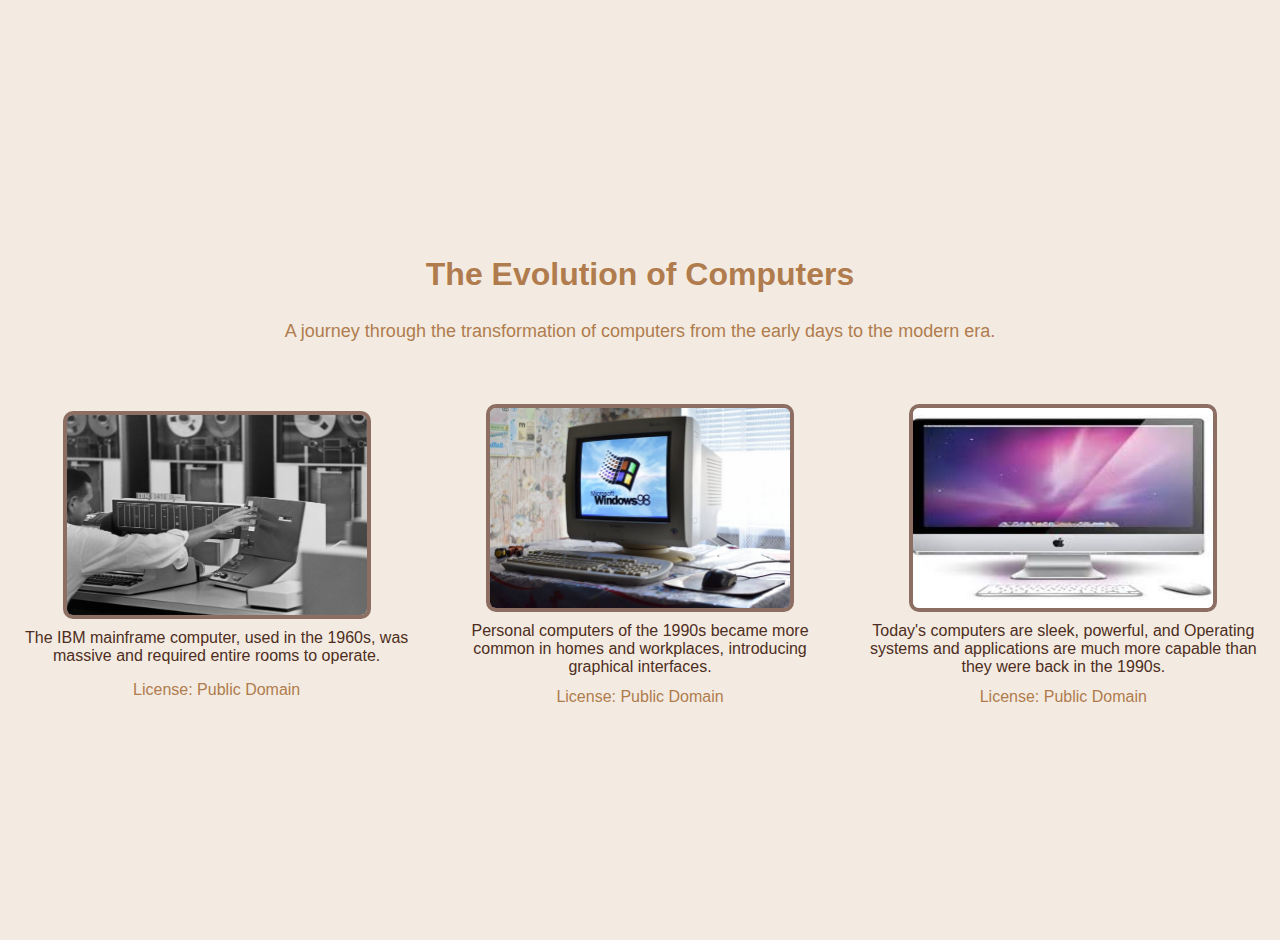
<file: Chapters/Chapter 3 - Images/Exercises/index.html>
<html lang="en">
  <head>
    <meta charset="UTF-8" />
    <meta http-equiv="X-UA-Compatible" content="IE=edge" />
    <meta name="viewport" content="width=device-width, initial-scale=1.0" />
    <link rel="stylesheet" href="style.css" type="text/css" />
    <title>Computer Evolution</title>
  </head>
  <body>
    <h1>
        The Evolution of Computers
    </h1> 
    <p class="subtitle">A journey through the transformation of computers from the early days to the modern era.</p>  
    <p>

    </p>
    <div class="image-container">
        <div class="image-box">
            <img src="images/ComputerE1.jpg" title="IBM Computer" alt="IBM Mainframe Computer - 1960s">
            <p class="description">The IBM mainframe computer, used in the 1960s, was massive and required entire rooms to operate.</p>
            <figcaption>License: Public Domain</figcaption>
        </div>

        <div class="image-box">
            <img src="images/ComputerE2.jpg" title="90s Computer" alt="1990s Personal Computer">
            <p class="description">Personal computers of the 1990s became more common in homes and workplaces, introducing graphical interfaces.</p>
            <figcaption>License: Public Domain</figcaption>
        </div>

        <div class="image-box">
            <img src="images/ComputerE3.jpg" title="Modern Computer" alt="Todays Modern Compter">
            <p class="description">Today's computers are sleek, powerful, and Operating systems and applications are much more capable than they were back in the 1990s.</p>
            <figcaption>License: Public Domain</figcaption>
        </div>
    </div>
  </body>
</html>
</file>
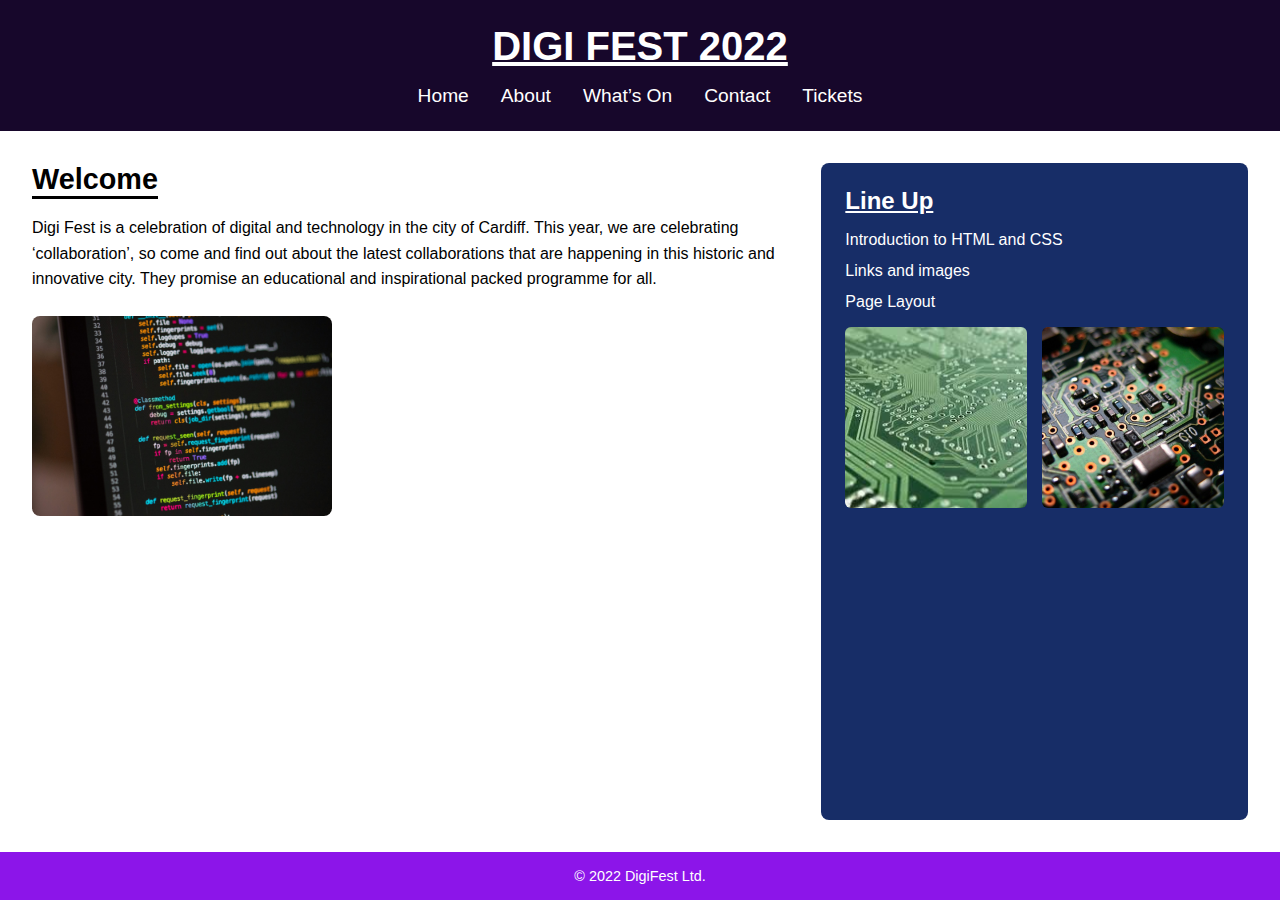
<file: Chapters/Chapter 4 - Page Layout/Exercises/index.html>
<!DOCTYPE html>
<html lang="en">
<head>
  <meta charset="UTF-8" />
  <meta name="viewport" content="width=device-width, initial-scale=1.0"/>
  <title>Digi Fest 2022</title>
  <link rel="stylesheet" href="style.css" />
</head>
<body>
  <header>
    <h1>DIGI FEST 2022</h1>
    <nav>
      <ul>
        <li><a href="#">Home</a></li>
        <li><a href="#">About</a></li>
        <li><a href="#">What’s On</a></li>
        <li><a href="#">Contact</a></li>
        <li><a href="#">Tickets</a></li>
      </ul>
    </nav>
  </header>

  <main>
    <section class="welcome">
      <h2>Welcome</h2>
      <p>
        Digi Fest is a celebration of digital and technology in the city of Cardiff.
        This year, we are celebrating ‘collaboration’, so come and find out about
        the latest collaborations that are happening in this historic and innovative city.
        They promise an educational and inspirational packed programme for all.
      </p>
      <img id="CodePic" src="Images/Code Picture.jpg" alt="Displaying Code">
    </section>

    <aside class="line-up">
      <h2>Line Up</h2>
      <ul>
        <li>Introduction to HTML and CSS</li>
        <li>Links and images</li>
        <li>Page Layout</li>
      </ul>
      <div class="line-up-images">
        <img src="Images/circuit1.jpg" alt="Circuit" />
        <img src="Images/circuit2.jpg" alt="Circuit" />
      </div>
    </aside>
  </main>

  <footer>
    <p>© 2022 DigiFest Ltd.</p>
  </footer>
</body>
</html>
</file>
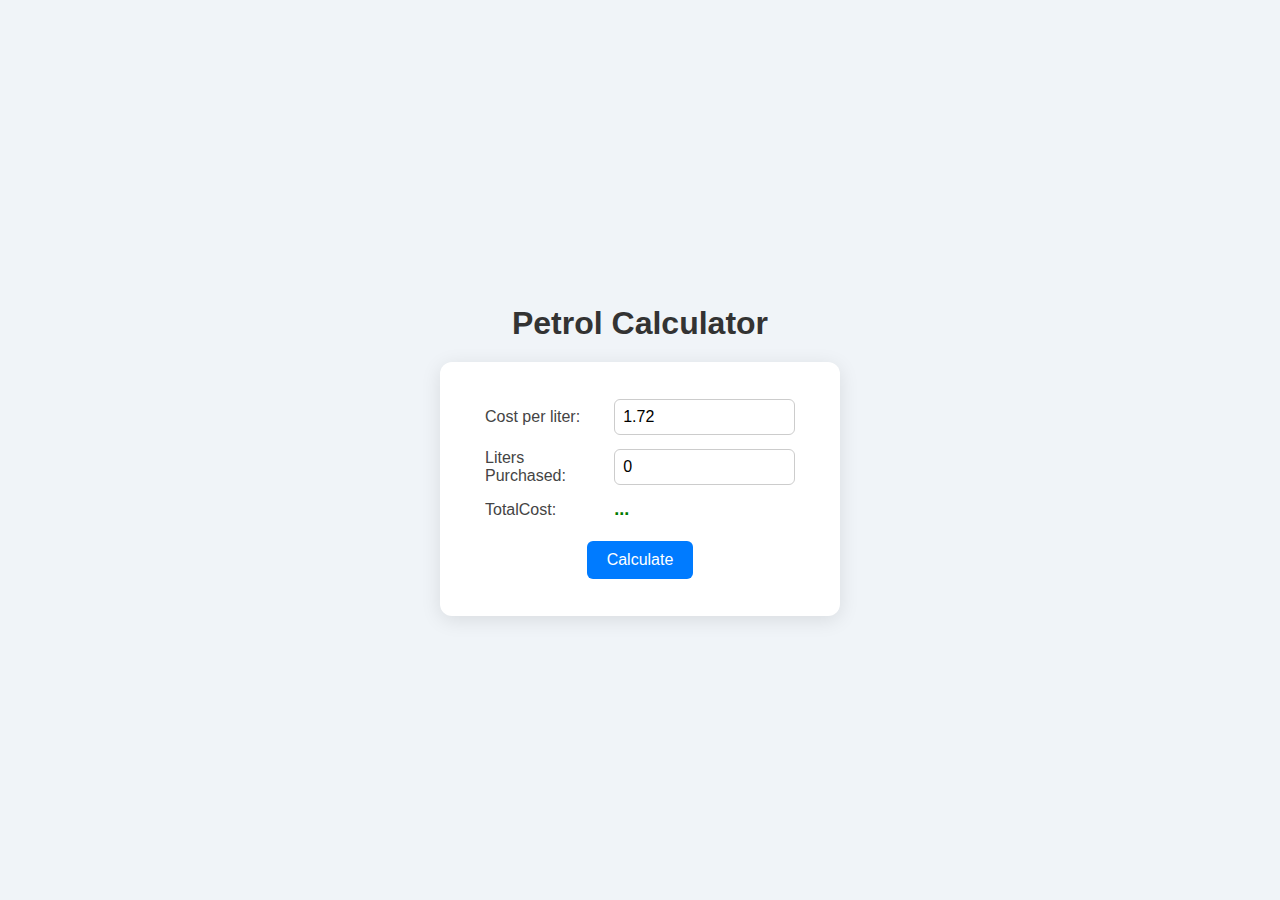
<file: Chapters/Chapter 6 - Javascript/Exercises/index.html>
<!DOCTYPE html>
<html lang="en">

    <head>
        <meta charset="UTF-8">
        <title>Petrol Calculator</title>
        <link rel="stylesheet" href="style.css">

    </head>

    <body>
        <h1>Petrol Calculator</h1>
        <table class="panel">
            <tbody>
                <tr>
                    <td>Cost per liter:</td>
                    <td>		
                        <input type="number" id="costPerLiter" value="1.72" step="0.01">
                    </td>
                </tr>
                <tr>
                    <td>Liters Purchased:</td>
                    <td>		
                        <input type="number" id="litersPurchased" value="0" step="0.1">
                    </td>
                </tr>
                <tr>
                    <td>
                        TotalCost:
                    </td>
                    <td>
                        <p id="totalcost">...</p>
                    </td>
                </tr>
                <tr>
                    <td colspan="2" align="center" style="padding-top: 8px;">
                        <input type="button" id="calculateBtn" value="Calculate">
                    </td>
                </tr>
            </tbody>
        </table>
        <script>
            const costperliterinputting = document.getElementById('costPerLiter')
            const literpurchasedinputting = document.getElementById('litersPurchased')
            const resulttotal = document.getElementById('totalcost')
            const button = document.getElementById('calculateBtn')
            function onclickEvent() {
                const cost = parseFloat(costperliterinputting.value)
                const liter = parseFloat(literpurchasedinputting.value)
                const total = cost*liter
                resulttotal.textContent=total
            }
            button.addEventListener('click', onclickEvent)
        </script>
    </body>

</html>
</file>
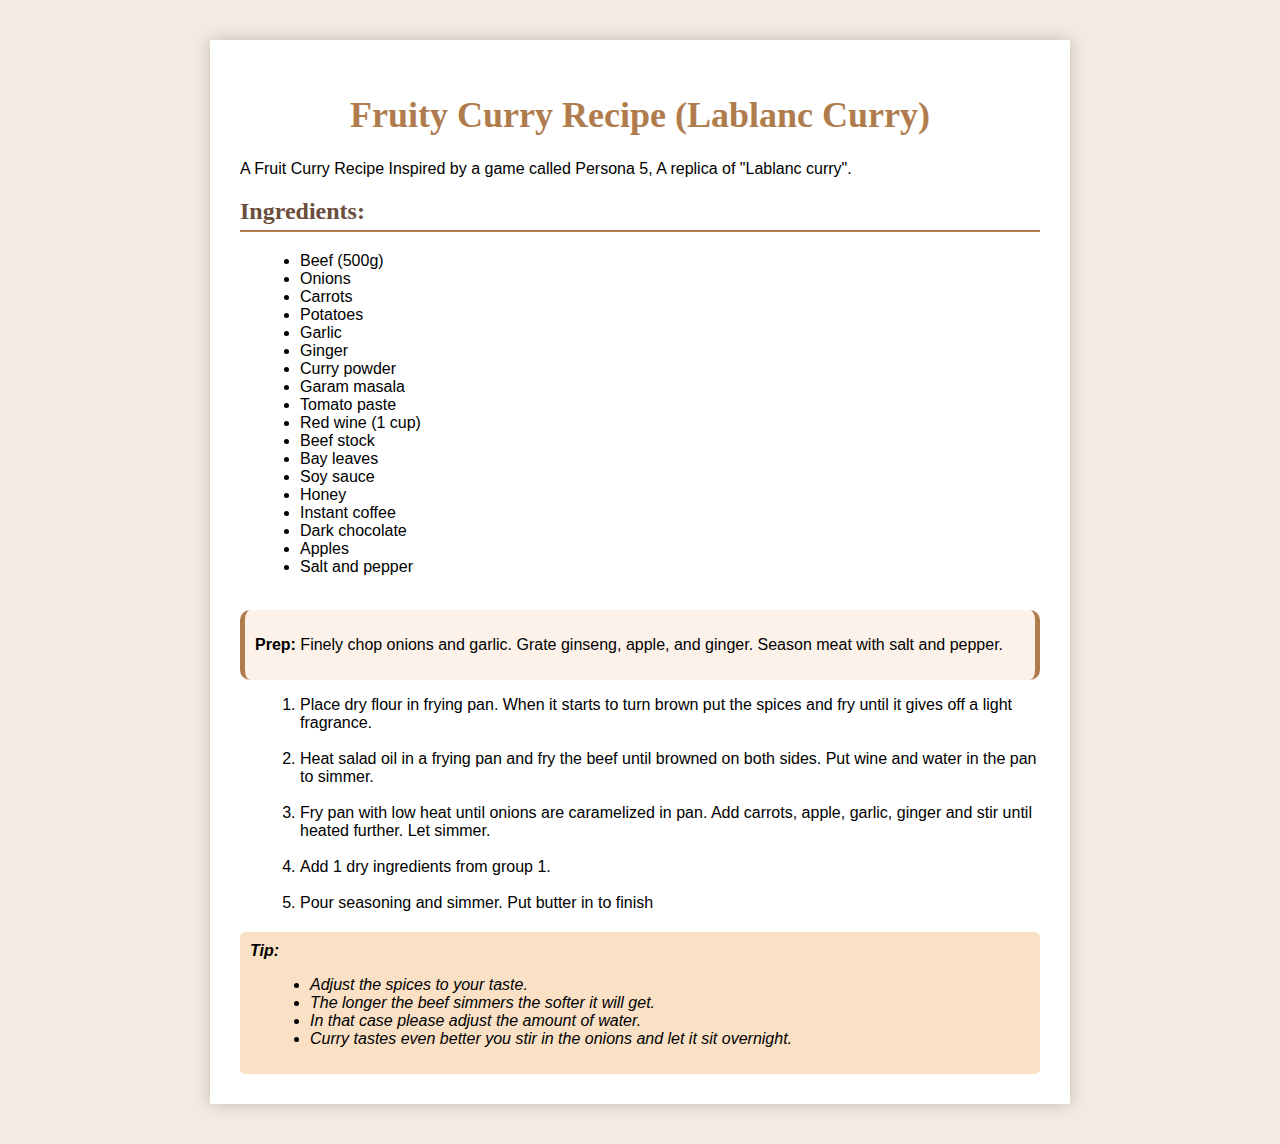
<file: Chapters/Chapter 1 - Introduction to HTML and CSS/Exercises/Exercise1.html>
<!DOCTYPE html>
<html lang="en">
<head>
    <meta charset="UTF-8">
    <meta name="viewport" content="width=device-width, initial-scale=1.0">
    <title>Fruity Curry Recipe (Leblanc Curry)</title>
    <style>
        body {
            font-family: 'Georgia', sans-serif;
            margin: 0;
            padding: 0;
            background-color: #f3ebe1;
            display: flex;
            justify-content: center;
            align-items: center;
            padding: 40px 10px;
        }
        .container {
            max-width: 800px;
            background: white;
            padding: 30px;
            box-shadow: 0 0 15px rgba(0, 0, 0, 0.2);
            text-align: left;
        }
        h1 {
            font-family: 'Playfair Display', serif;
            color: #b07c4e;
            text-align: center;
            font-size: 36px;
        }
        h2 {
            font-family: 'Playfair Display', serif;
            color: #6b4e3d;
            font-size: 24px;
            border-bottom: 2px solid #b07c4e;
            padding-bottom: 5px;
        }
        .highlight-box {
            background: #fdf2e9;
            border-radius: 10px;
            padding: 10px;
            border-left: 5px solid #b07c4e;
            border-right: 5px solid #b07c4e;
            margin-bottom: 15px;
        }
        ul, ol {
            margin-left: 20px;
        }
        .tip {
            font-style: italic;
            background: #fae1c6;
            padding: 10px;
            border-radius: 5px;
            margin-top: 20px;
        }
    </style>
</head>
<body>
    <div class="container">
        <h1>
            Fruity Curry Recipe (Lablanc Curry)
        </h1>
        <p> 
            A Fruit Curry Recipe Inspired by a game called Persona 5, A replica of "Lablanc curry".
         </p>
        <h2>Ingredients:</h2>
        <div class="ingredients">
            <ul>
                <li>Beef (500g)</li>
                <li>Onions</li>
                <li>Carrots</li>
                <li>Potatoes</li>
                <li>Garlic</li>
                <li>Ginger</li>
                <li>Curry powder</li>
                <li>Garam masala</li>
                <li>Tomato paste</li>
                <li>Red wine (1 cup)</li>
                <li>Beef stock</li>
                <li>Bay leaves</li>
                <li>Soy sauce</li>
                <li>Honey</li>
                <li>Instant coffee</li>
                <li>Dark chocolate</li>
                <li>Apples</li>
                <li>Salt and pepper</li>
            </ul>
        </div>
        
        <br>
        <div class="highlight-box">
            <p><strong>Prep:</strong> Finely chop onions and garlic. Grate ginseng, apple, and ginger. Season meat with salt and pepper.</p>
        </div>
        
        <div class="method">
            <ol>
                <li>Place dry flour in frying pan. When it starts to turn brown put the spices and fry until it gives off a light fragrance.</li>
                <br>
                <li>Heat salad oil in a frying pan and fry the beef until browned on both sides. Put wine and water in the pan to simmer.</li>
                <br>
                <li>Fry pan with low heat until onions are caramelized in pan. Add carrots, apple, garlic, ginger and stir until heated further. Let simmer.</li>
                <br>
                <li>Add 1 dry ingredients from group 1.</li>
                <br>
                <li>Pour seasoning and simmer. Put butter in to finish</li>
            </ol>
        </div>
        
        <div class="tip">
            <strong>Tip:</strong>
            <ul>
                <li>Adjust the spices to your taste.</li>
                <li>The longer the beef simmers the softer it will get.</li>
                <li>In that case please adjust the amount of water.</li>
                <li>Curry tastes even better you stir in the onions and let it sit overnight.</li>
            </ul>
        </div>
    </div>
</body>
</html>
</file>
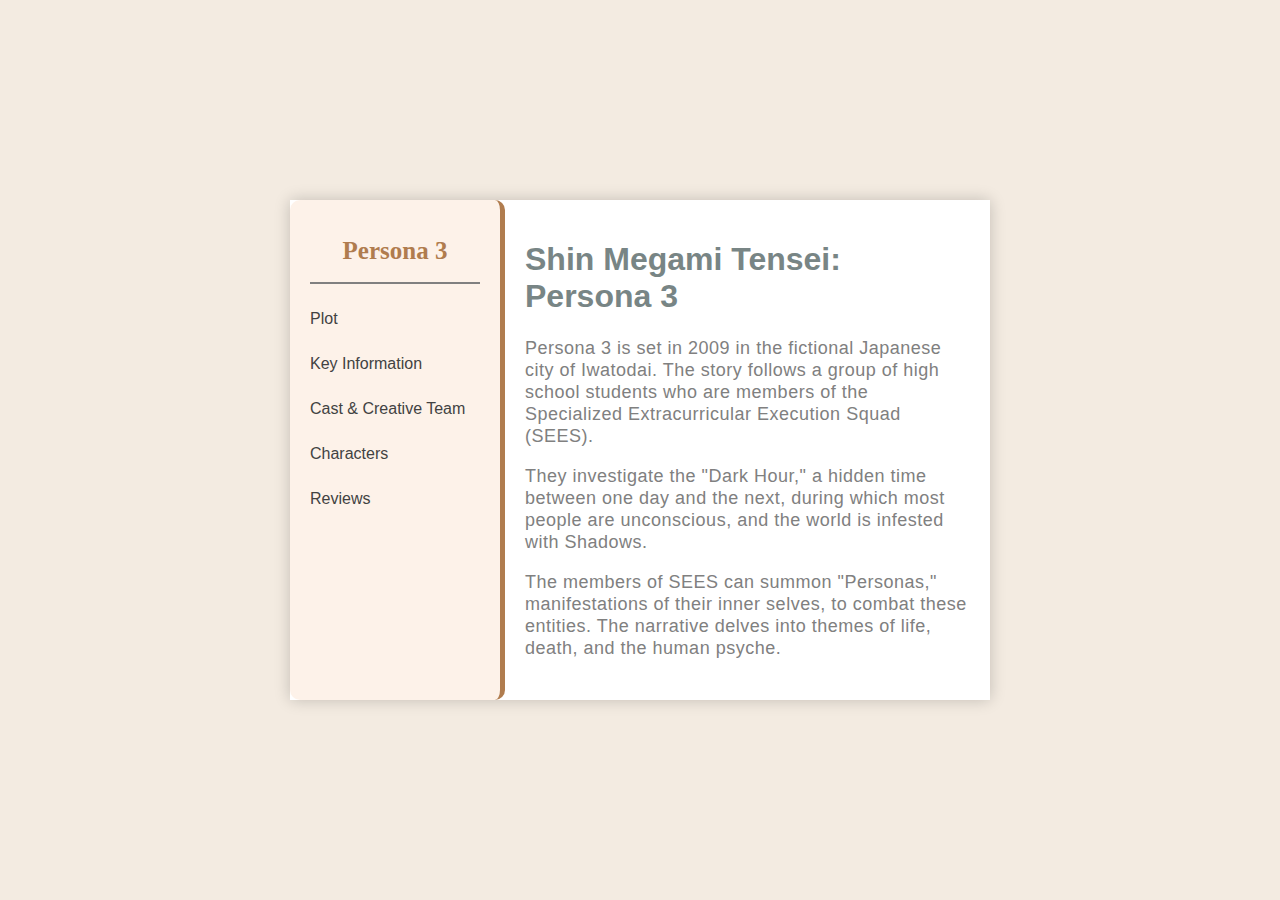
<file: Chapters/Chapter 2 - Links and Navigation/Exercises/MultiPage.html>
<!DOCTYPE html>
<html lang="en">
<head>
    <meta charset="UTF-8">
    <meta name="viewport" content="width=device-width, initial-scale=1.0">
    <title>About Persona 3 Game</title>
    <link rel="stylesheet" href="style2.css">
</head>
<body>
    <div class="container">
        <div class="sidebar">
            <h1>Persona 3</h1>
            <hr style="border-style:solid;">
            <br>
            <a href="MultiPage.html">Plot</a>
            <a href="pages/key-info.html">Key Information</a>
            <a href="pages/cast.html">Cast & Creative Team</a>
            <a href="pages/characters.html">Characters</a>
            <a href="pages/reviews.html">Reviews</a>
         </div>
         <div class="content">
            <h1>Shin Megami Tensei: Persona 3</h1>
            <p>
                Persona 3 is set in 2009 in the fictional Japanese city of Iwatodai. The story follows a group of high school students who are members of the Specialized Extracurricular Execution Squad (SEES). 
            </p>
            <p>
                They investigate the "Dark Hour," a hidden time between one day and the next, during which most people are unconscious, and the world is infested with Shadows.
            </p>
            <p>
                The members of SEES can summon "Personas," manifestations of their inner selves, to combat these entities. The narrative delves into themes of life, death, and the human psyche.
            </p>
        </div>
    </div>
</body>
</html>
</file>
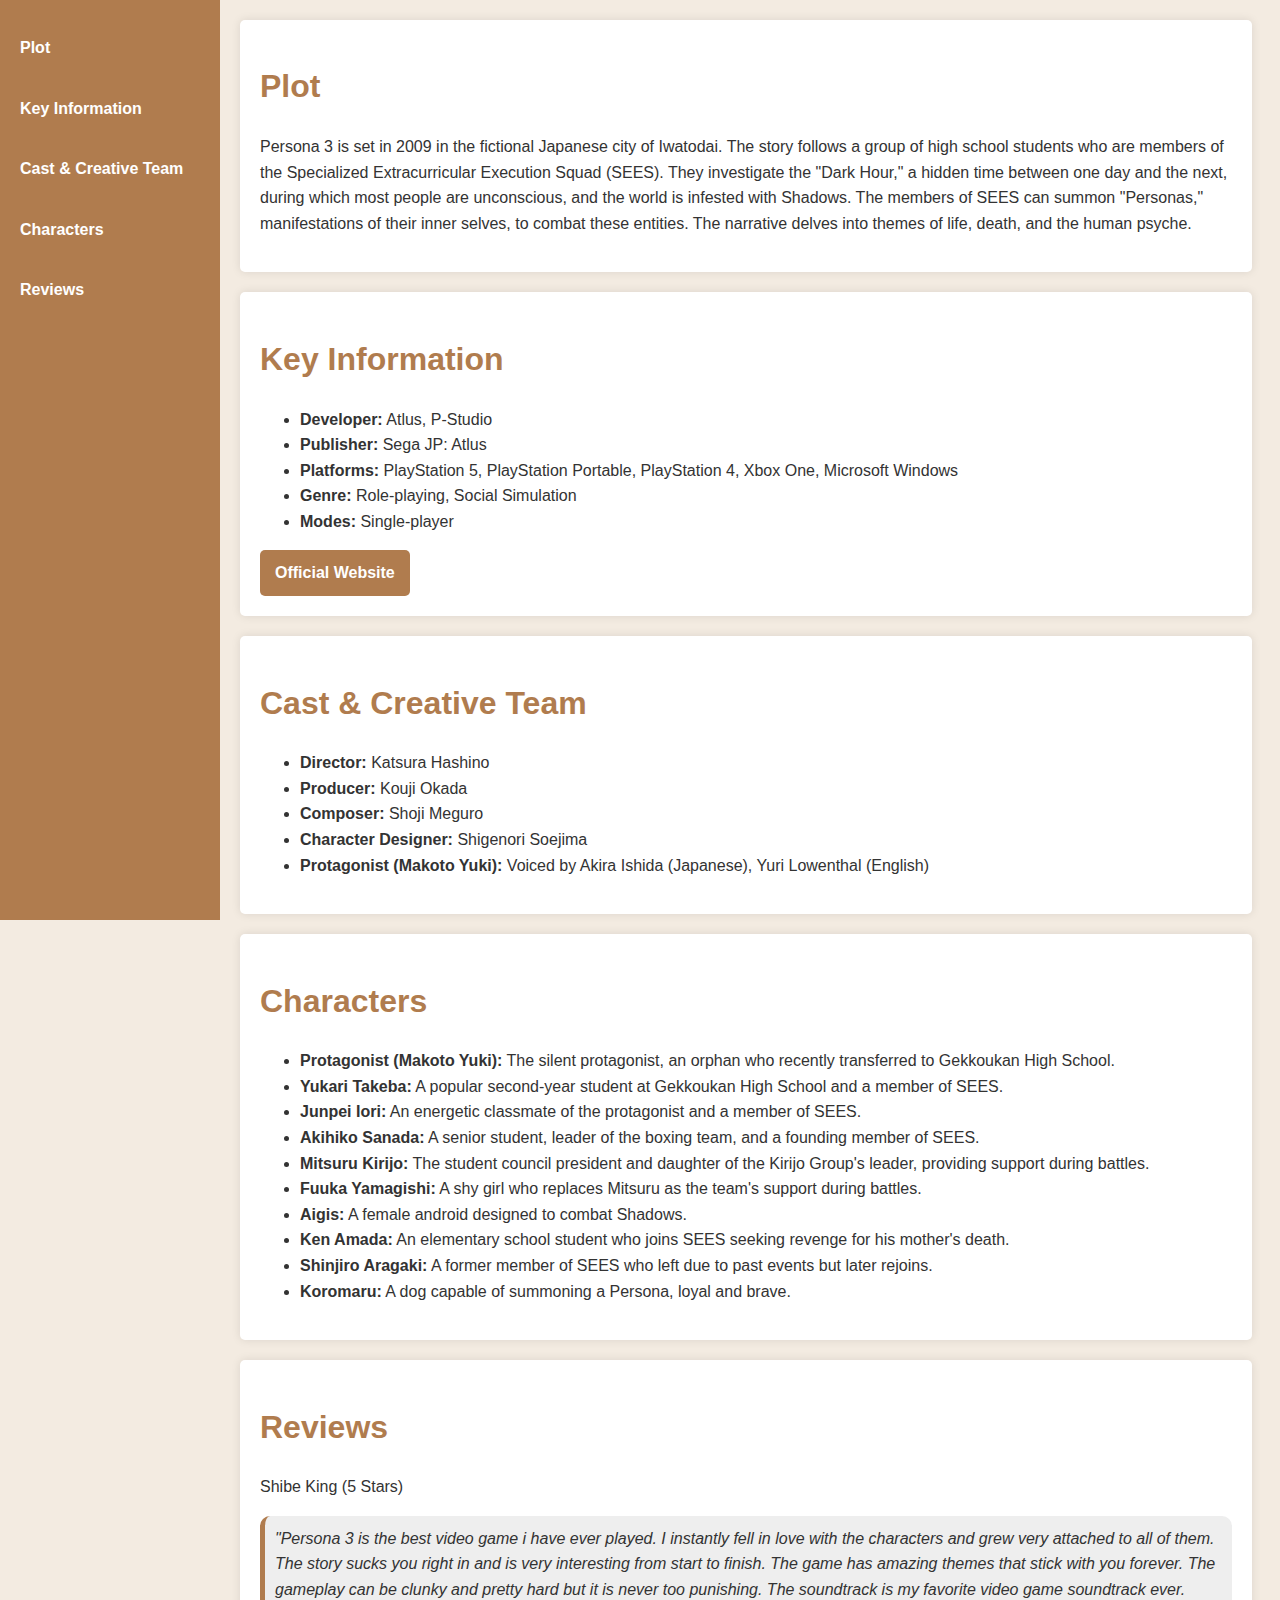
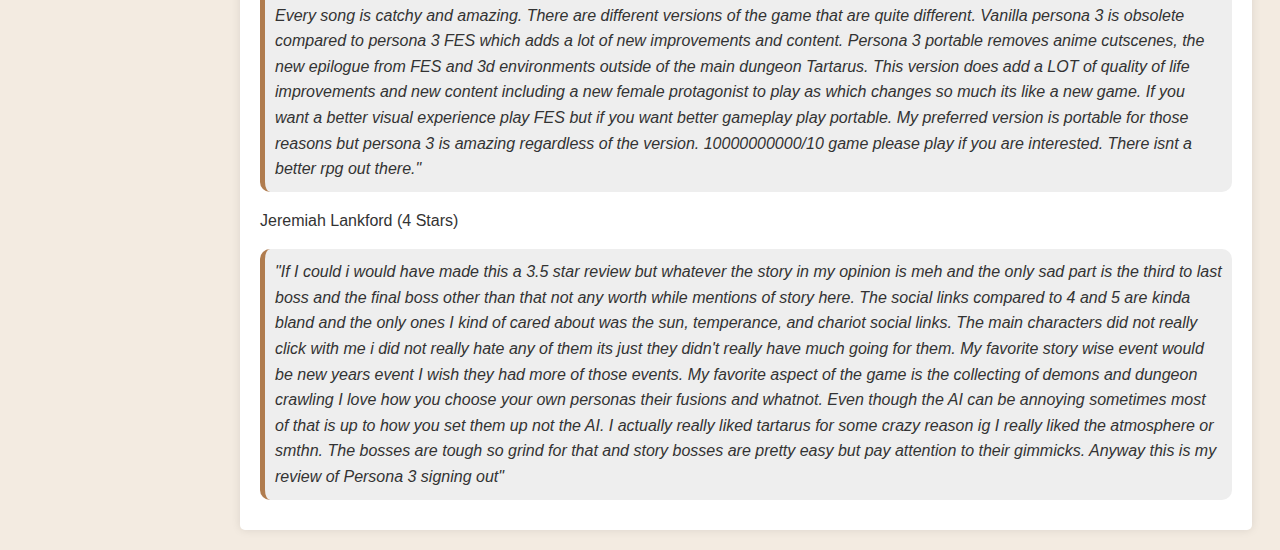
<file: Chapters/Chapter 2 - Links and Navigation/Exercises/OnePage.html>
<!DOCTYPE html>
<html lang="en">
<head>
    <meta charset="UTF-8">
    <meta name="viewport" content="width=device-width, initial-scale=1.0">
    <title>About Persona 3 Game</title>
    <link rel="stylesheet" href="style1.css">
</head>
<body>
    <nav>
        <ul>
            <li><a href="#plot">Plot</a></li>
            <li><a href="#key-info">Key Information</a></li>
            <li><a href="#cast">Cast & Creative Team</a></li>
            <li><a href="#characters">Characters</a></li>
            <li><a href="#reviews">Reviews</a></li>
        </ul>
    </nav>

    <section id="plot">
        <h1>Plot</h1>
        <p>
            Persona 3 is set in 2009 in the fictional Japanese city of Iwatodai. The story follows a group of high school students who are members of the Specialized Extracurricular Execution Squad (SEES). They investigate the "Dark Hour," a hidden time between one day and the next, during which most people are unconscious, and the world is infested with Shadows. The members of SEES can summon "Personas," manifestations of their inner selves, to combat these entities. The narrative delves into themes of life, death, and the human psyche.
        </p>
    </section>

    <section id="key-info">
        <h1>Key Information</h1>
        <ul>
            <li><strong>Developer:</strong> Atlus, P-Studio </li>
            <li><strong>Publisher:</strong> Sega JP: Atlus </li>
            <li><strong>Platforms:</strong> PlayStation 5, PlayStation Portable, PlayStation 4, Xbox One, Microsoft Windows </li>
            <li><strong>Genre:</strong> Role-playing, Social Simulation</li>
            <li><strong>Modes:</strong> Single-player</li>
        </ul>
        <a href="https://persona.atlus.com/p3r/" target="_blank" class="button">Official Website</a>
    </section>

    <section id="cast">
        <h1>Cast & Creative Team</h1>
        <ul>
            <li><strong>Director:</strong> Katsura Hashino</li>
            <li><strong>Producer:</strong> Kouji Okada</li>
            <li><strong>Composer:</strong> Shoji Meguro</li>
            <li><strong>Character Designer:</strong> Shigenori Soejima</li>
            <li><strong>Protagonist (Makoto Yuki):</strong> Voiced by Akira Ishida (Japanese), Yuri Lowenthal (English)</li>
        </ul>
    </section>

    <section id="characters">
        <h1>Characters</h1>
        <ul>
            <li><strong>Protagonist (Makoto Yuki):</strong> The silent protagonist, an orphan who recently transferred to Gekkoukan High School.</li>
            <li><strong>Yukari Takeba:</strong> A popular second-year student at Gekkoukan High School and a member of SEES.</li>
            <li><strong>Junpei Iori:</strong> An energetic classmate of the protagonist and a member of SEES.</li>
            <li><strong>Akihiko Sanada:</strong> A senior student, leader of the boxing team, and a founding member of SEES.</li>
            <li><strong>Mitsuru Kirijo:</strong> The student council president and daughter of the Kirijo Group's leader, providing support during battles.</li>
            <li><strong>Fuuka Yamagishi:</strong> A shy girl who replaces Mitsuru as the team's support during battles.</li>
            <li><strong>Aigis:</strong> A female android designed to combat Shadows.</li>
            <li><strong>Ken Amada:</strong> An elementary school student who joins SEES seeking revenge for his mother's death.</li>
            <li><strong>Shinjiro Aragaki:</strong> A former member of SEES who left due to past events but later rejoins.</li>
            <li><strong>Koromaru:</strong> A dog capable of summoning a Persona, loyal and brave.</li>
        </ul>
    </section>

    <section id="reviews">
        <h1>Reviews</h1>
        <p>
            Shibe King (5 Stars)
        </p>
        <blockquote>
            "Persona 3 is the best video game i have ever played. I instantly fell in love with the characters and grew very attached to all of them. The story sucks you right in and is very interesting from start to finish. The game has amazing themes that stick with you forever. The gameplay can be clunky and pretty hard but it is never too punishing. The soundtrack is my favorite video game soundtrack ever. Every song is catchy and amazing. There are different versions of the game that are quite different. Vanilla persona 3 is obsolete compared to persona 3 FES which adds a lot of new improvements and content. Persona 3 portable removes anime cutscenes, the new epilogue from FES and 3d environments outside of the main dungeon Tartarus. This version does add a LOT of quality of life improvements and new content including a new female protagonist to play as which changes so much its like a new game. If you want a better visual experience play FES but if you want better gameplay play portable. My preferred version is portable for those reasons but persona 3 is amazing regardless of the version. 10000000000/10 game please play if you are interested. There isnt a better rpg out there."
        </blockquote>
        <p>
            Jeremiah Lankford (4 Stars)
        </p>
        <blockquote>
            "If I could i would have made this a 3.5 star review but whatever the story in my opinion is meh and the only sad part is the third to last boss and the final boss other than that not any worth while mentions of story here. The social links compared to 4 and 5 are kinda bland and the only ones I kind of cared about was the sun, temperance, and chariot social links. The main characters did not really click with me i did not really hate any of them its just they didn't really have much going for them. My favorite story wise event would be new years event I wish they had more of those events. My favorite aspect of the game is the collecting of demons and dungeon crawling I love how you choose your own personas their fusions and whatnot. Even though the AI can be annoying sometimes most of that is up to how you set them up not the AI. I actually really liked tartarus for some crazy reason ig I really liked the atmosphere or smthn. The bosses are tough so grind for that and story bosses are pretty easy but pay attention to their gimmicks. Anyway this is my review of Persona 3 signing out"
        </blockquote>
    </section>
</body>
</html>
</file>
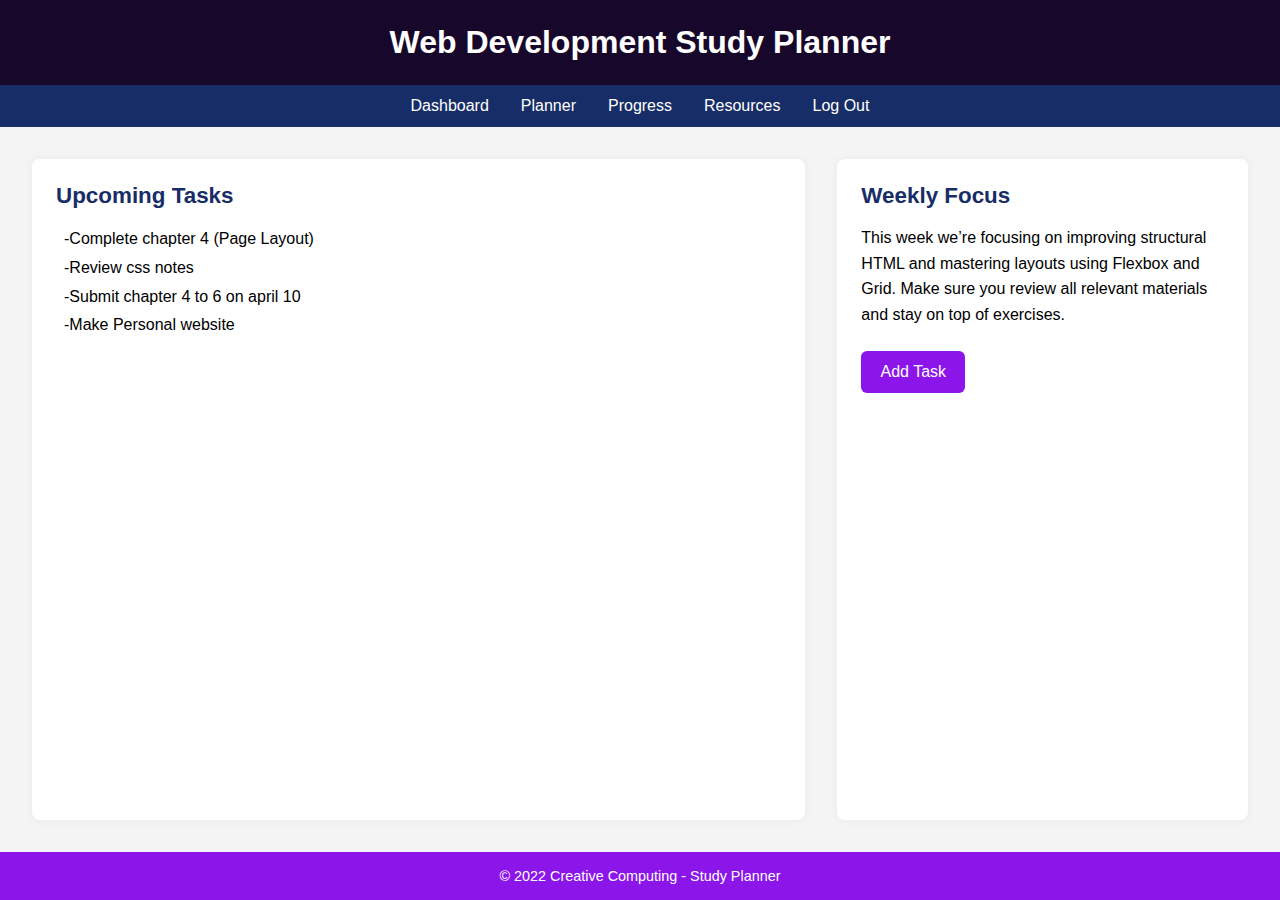
<file: Chapters/Chapter 4 - Page Layout/Exercises/index bonus.html>
<!DOCTYPE html>
<html lang="en">
<head>
  <meta charset="UTF-8" />
  <meta name="viewport" content="width=device-width, initial-scale=1.0"/>
  <title>Study Planner</title>
  <link rel="stylesheet" href="style2.css" />
</head>
<body>

  <header>
    <h1>Web Development Study Planner</h1>
  </header>


  <nav>
    <ul>
      <li><a href="#">Dashboard</a></li>
      <li><a href="#">Planner</a></li>
      <li><a href="#">Progress</a></li>
      <li><a href="#">Resources</a></li>
      <li><a href="#">Log Out</a></li>
    </ul>
  </nav>

  <main>
    <section class="study-tasks">
      <h2>Upcoming Tasks</h2>
      <ul>
        <li>-Complete chapter 4 (Page Layout)</li>
        <li>-Review css notes</li>
        <li>-Submit chapter 4 to 6 on april 10</li>
        <li>-Make Personal website</li>
      </ul>
    </section>

    <aside class="planner-notes">
      <h2>Weekly Focus</h2>
      <p>This week we’re focusing on improving structural HTML and mastering layouts using Flexbox and Grid. Make sure you review all relevant materials and stay on top of exercises.</p>
      <button>Add Task</button>
    </aside>
  </main>

  <footer>
    <p>© 2022 Creative Computing - Study Planner</p>
  </footer>

</body>
</html>
</file>
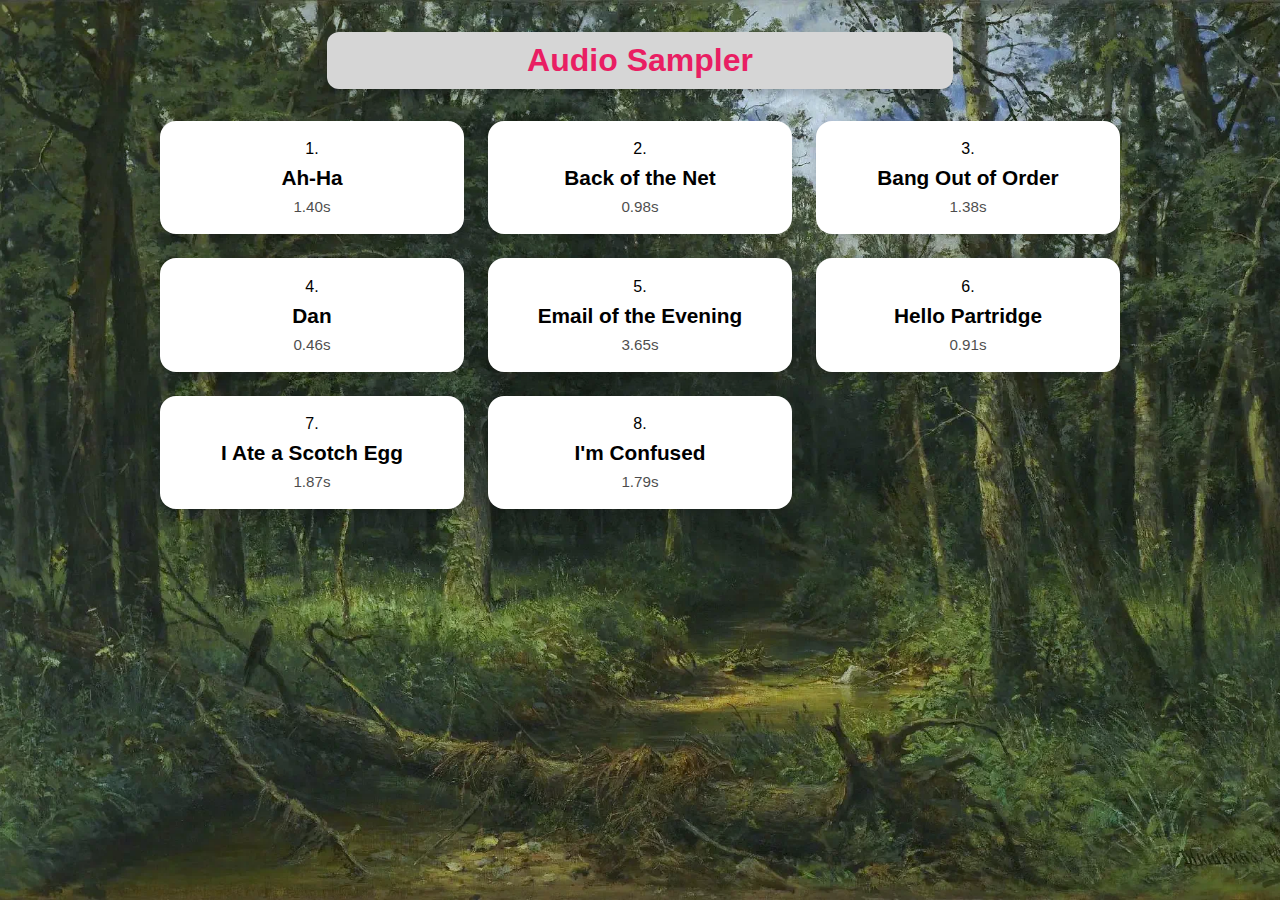
<file: Chapters/Chapter 5 - Embedded Content/Exercises/index-bonus.html>
<!DOCTYPE html>
<html lang="en">
<head>
  <meta charset="UTF-8" />
  <meta name="viewport" content="width=device-width, initial-scale=1.0"/>
  <title>Audio Sampler</title>
  <link rel="stylesheet" href="style-bonus.css" />
</head>
<body>
  <header>
    <h1>Audio Sampler</h1>
  </header>

  <main class="soundboard-grid">
    <div class="sound-card" data-sound="ah-ha.mp3">
      <p class="sound-number">1.</p>
      <h2 class="sound-title">Ah-Ha</h2>
      <p class="sound-duration">...</p>
    </div>

    <div class="sound-card" data-sound="back-of-the-net.mp3">
      <p class="sound-number">2.</p>
      <h2 class="sound-title">Back of the Net</h2>
      <p class="sound-duration">...</p>
    </div>

    <div class="sound-card" data-sound="bangoutoforder.mp3">
      <p class="sound-number">3.</p>
      <h2 class="sound-title">Bang Out of Order</h2>
      <p class="sound-duration">...</p>
    </div>

    <div class="sound-card" data-sound="dan.mp3">
      <p class="sound-number">4.</p>
      <h2 class="sound-title">Dan</h2>
      <p class="sound-duration">...</p>
    </div>

    <div class="sound-card" data-sound="emailoftheevening.mp3">
      <p class="sound-number">5.</p>
      <h2 class="sound-title">Email of the Evening</h2>
      <p class="sound-duration">...</p>
    </div>

    <div class="sound-card" data-sound="hellopartridge.mp3">
      <p class="sound-number">6.</p>
      <h2 class="sound-title">Hello Partridge</h2>
      <p class="sound-duration">...</p>
    </div>

    <div class="sound-card" data-sound="iateascotchegg.mp3">
      <p class="sound-number">7.</p>
      <h2 class="sound-title">I Ate a Scotch Egg</h2>
      <p class="sound-duration">...</p>
    </div>

    <div class="sound-card" data-sound="imconfused.mp3">
      <p class="sound-number">8.</p>
      <h2 class="sound-title">I'm Confused</h2>
      <p class="sound-duration">...</p>
    </div>
  </main>
  <script>
    document.querySelectorAll(".sound-card").forEach(card => {
      const fileName = card.dataset.sound;
      const audio = new Audio(`Audio Sampler/Audio/${fileName}`);
  
      card.addEventListener("click", () => {
        audio.currentTime = 0;
        audio.play();
      });

      audio.addEventListener("loadedmetadata", () => {
        const durationElem = card.querySelector(".sound-duration");
        const durationSec = audio.duration.toFixed(2);
        durationElem.textContent = `${durationSec}s`;
      });
    });
  </script>
  
</body>
</html>
</file>
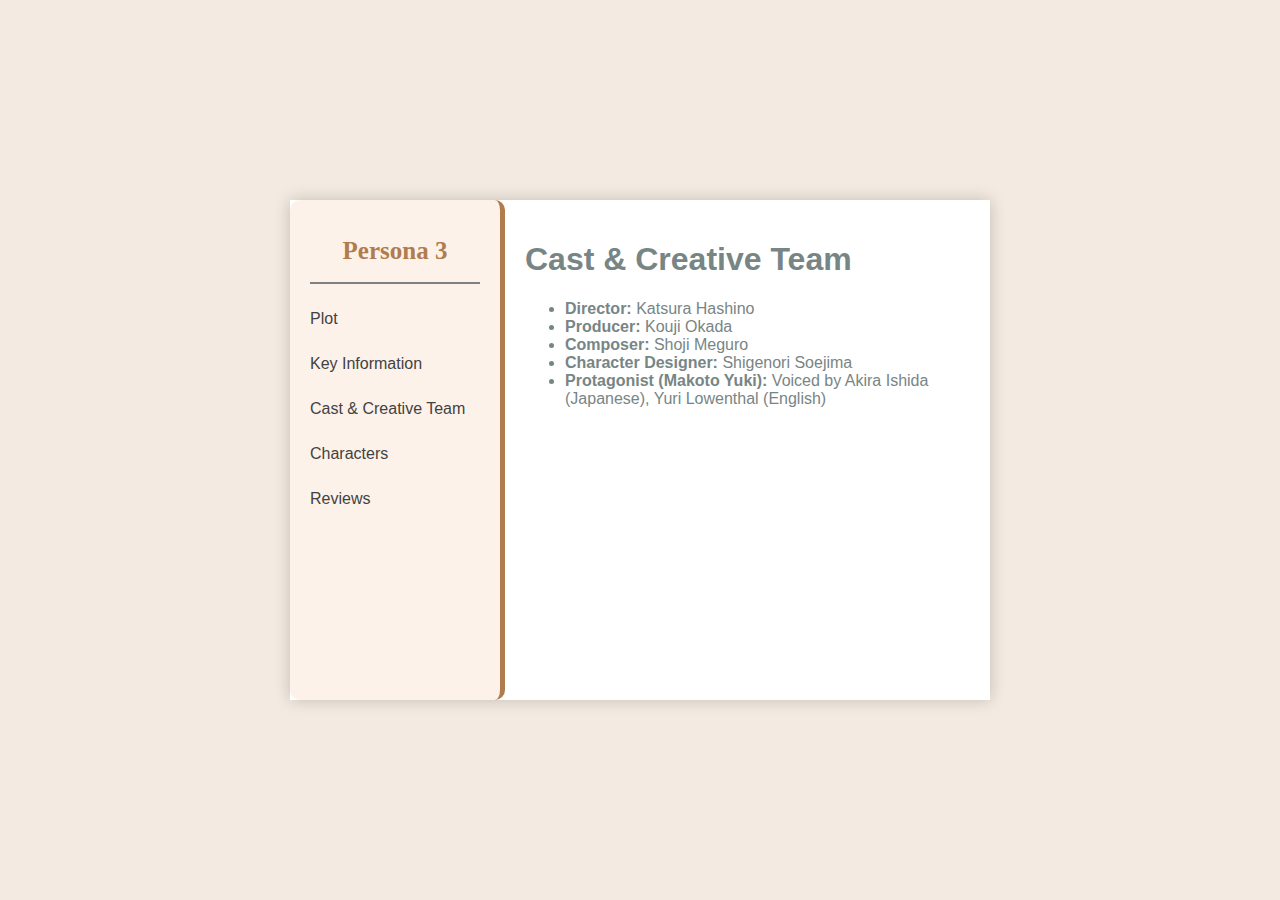
<file: Chapters/Chapter 2 - Links and Navigation/Exercises/pages/cast.html>
<!DOCTYPE html>
<html lang="en">
<head>
    <meta charset="UTF-8">
    <meta name="viewport" content="width=device-width, initial-scale=1.0">
    <title>About Persona 3 Game</title>
    <link rel="stylesheet" href="../style2.css">
</head>
<body>
    <div class="container">
        <div class="sidebar">
            <h1>Persona 3</h1>
            <hr style="border-style:solid;">
            <br>
            <a href="../MultiPage.html">Plot</a>
            <a href="key-info.html">Key Information</a>
            <a href="cast.html">Cast & Creative Team</a>
            <a href="characters.html">Characters</a>
            <a href="reviews.html">Reviews</a>
         </div>
         <div class="content">
            <h1>Cast & Creative Team</h1>
            <ul>
                <li><strong>Director:</strong> Katsura Hashino</li>
                <li><strong>Producer:</strong> Kouji Okada</li>
                <li><strong>Composer:</strong> Shoji Meguro</li>
                <li><strong>Character Designer:</strong> Shigenori Soejima</li>
                <li><strong>Protagonist (Makoto Yuki):</strong> Voiced by Akira Ishida (Japanese), Yuri Lowenthal (English)</li>
            </ul>
        </div>
    </div>
</body>
</html>
</file>
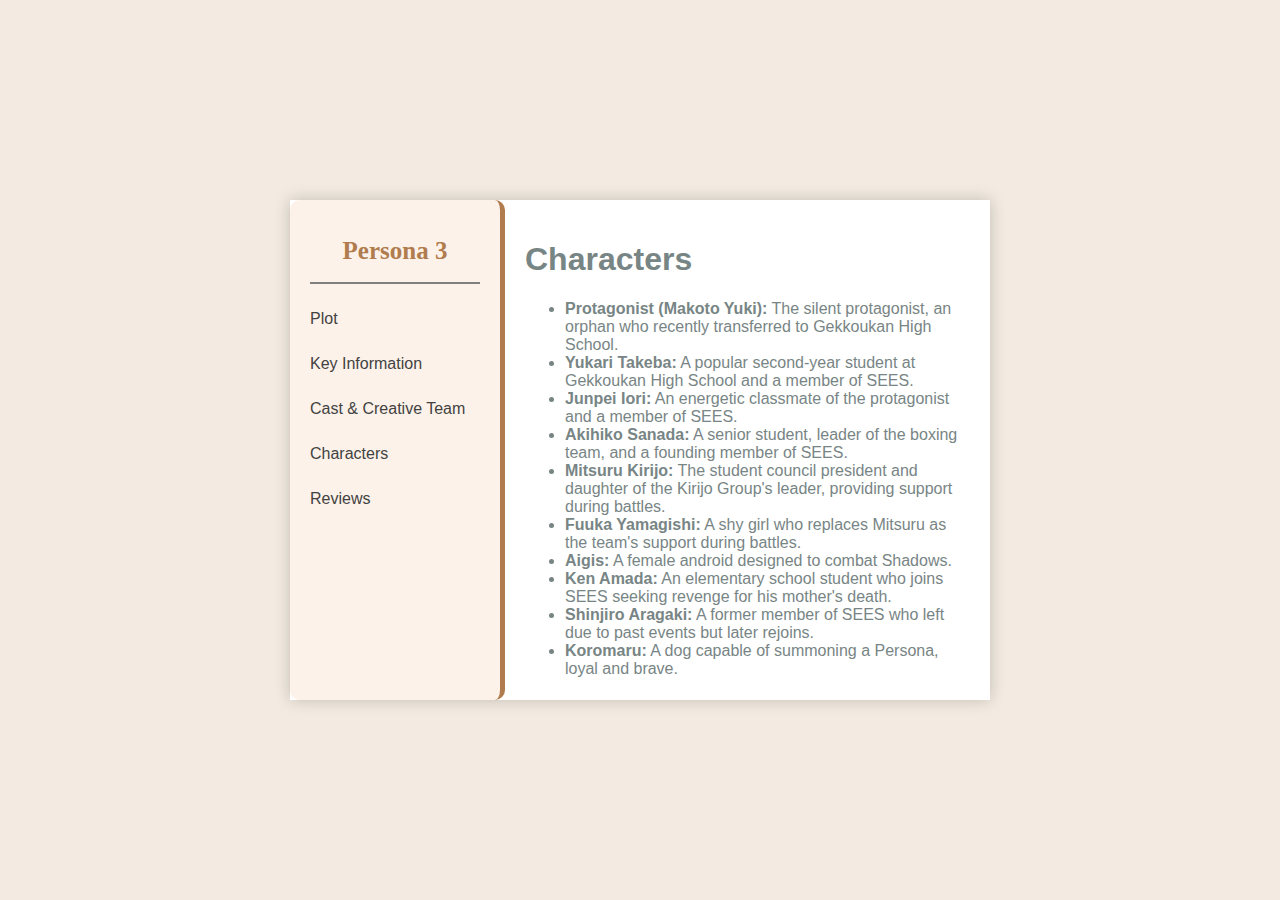
<file: Chapters/Chapter 2 - Links and Navigation/Exercises/pages/characters.html>
<!DOCTYPE html>
<html lang="en">
<head>
    <meta charset="UTF-8">
    <meta name="viewport" content="width=device-width, initial-scale=1.0">
    <title>About Persona 3 Game</title>
    <link rel="stylesheet" href="../style2.css">
</head>
<body>
    <div class="container">
        <div class="sidebar">
            <h1>Persona 3</h1>
            <hr style="border-style:solid;">
            <br>
            <a href="../MultiPage.html">Plot</a>
            <a href="key-info.html">Key Information</a>
            <a href="cast.html">Cast & Creative Team</a>
            <a href="characters.html">Characters</a>
            <a href="reviews.html">Reviews</a>
         </div>
         <div class="content">
            <h1>Characters</h1>
            <ul>
                <li><strong>Protagonist (Makoto Yuki):</strong> The silent protagonist, an orphan who recently transferred to Gekkoukan High School.</li>
                <li><strong>Yukari Takeba:</strong> A popular second-year student at Gekkoukan High School and a member of SEES.</li>
                <li><strong>Junpei Iori:</strong> An energetic classmate of the protagonist and a member of SEES.</li>
                <li><strong>Akihiko Sanada:</strong> A senior student, leader of the boxing team, and a founding member of SEES.</li>
                <li><strong>Mitsuru Kirijo:</strong> The student council president and daughter of the Kirijo Group's leader, providing support during battles.</li>
                <li><strong>Fuuka Yamagishi:</strong> A shy girl who replaces Mitsuru as the team's support during battles.</li>
                <li><strong>Aigis:</strong> A female android designed to combat Shadows.</li>
                <li><strong>Ken Amada:</strong> An elementary school student who joins SEES seeking revenge for his mother's death.</li>
                <li><strong>Shinjiro Aragaki:</strong> A former member of SEES who left due to past events but later rejoins.</li>
                <li><strong>Koromaru:</strong> A dog capable of summoning a Persona, loyal and brave.</li>
            </ul>
        </div>
    </div>
</body>
</html>
</file>
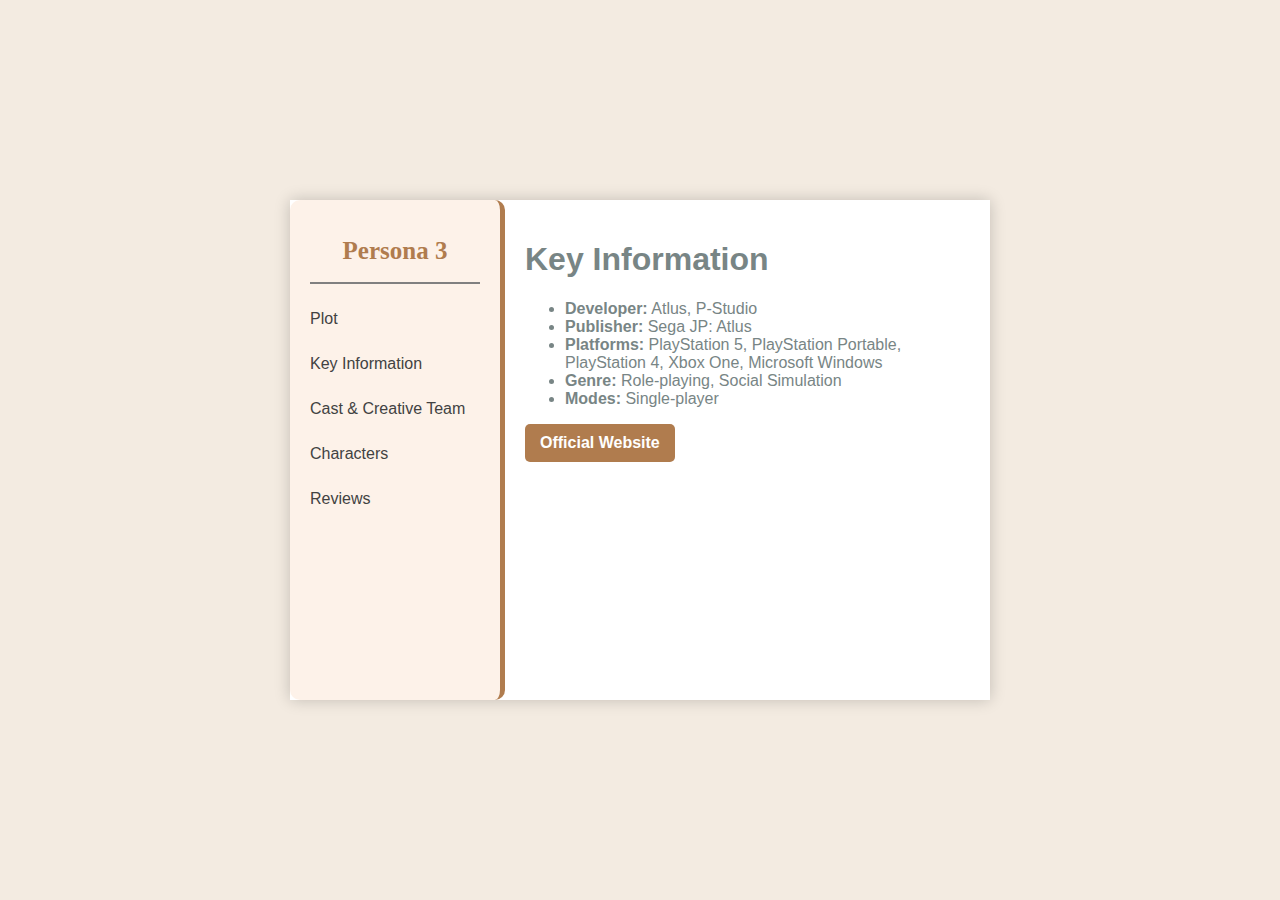
<file: Chapters/Chapter 2 - Links and Navigation/Exercises/pages/key-info.html>
<!DOCTYPE html>
<html lang="en">
<head>
    <meta charset="UTF-8">
    <meta name="viewport" content="width=device-width, initial-scale=1.0">
    <title>About Persona 3 Game</title>
    <link rel="stylesheet" href="../style2.css">
</head>
<body>
    <div class="container">
        <div class="sidebar">
            <h1>Persona 3</h1>
            <hr style="border-style:solid;">
            <br>
            <a href="../MultiPage.html">Plot</a>
            <a href="key-info.html">Key Information</a>
            <a href="cast.html">Cast & Creative Team</a>
            <a href="characters.html">Characters</a>
            <a href="reviews.html">Reviews</a>
         </div>
         <div class="content">
            <h1>Key Information</h1>
            <ul>
                <li><strong>Developer:</strong> Atlus, P-Studio </li>
                <li><strong>Publisher:</strong> Sega JP: Atlus </li>
                <li><strong>Platforms:</strong> PlayStation 5, PlayStation Portable, PlayStation 4, Xbox One, Microsoft Windows </li>
                <li><strong>Genre:</strong> Role-playing, Social Simulation</li>
                <li><strong>Modes:</strong> Single-player</li>
            </ul>
            <a href="https://persona.atlus.com/p3r/" target="_blank" class="button">Official Website</a>
        </div>
    </div>
</body>
</html>
</file>
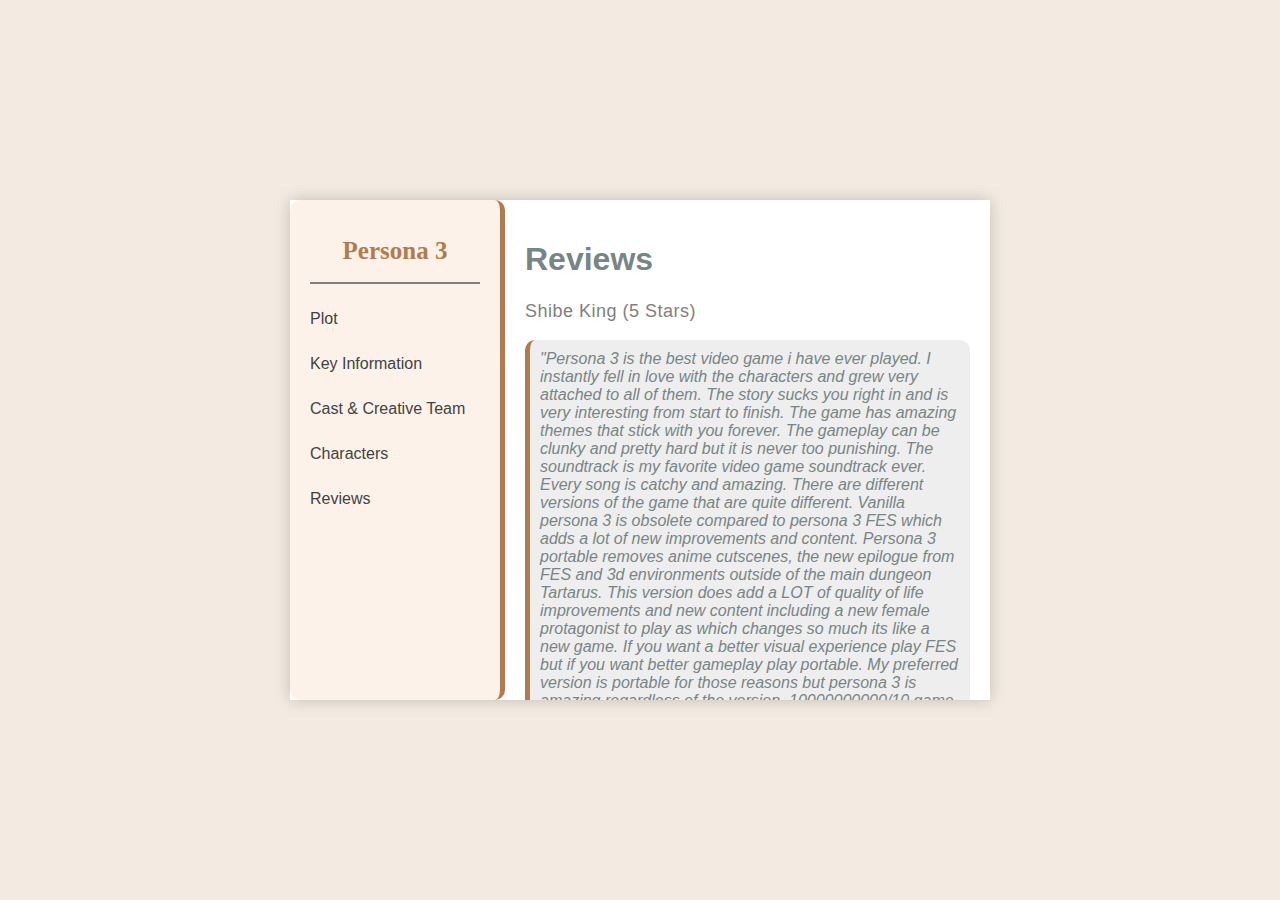
<file: Chapters/Chapter 2 - Links and Navigation/Exercises/pages/reviews.html>
<!DOCTYPE html>
<html lang="en">
<head>
    <meta charset="UTF-8">
    <meta name="viewport" content="width=device-width, initial-scale=1.0">
    <title>About Persona 3 Game</title>
    <link rel="stylesheet" href="../style2.css">
</head>
<body>
    <div class="container">
        <div class="sidebar">
            <h1>Persona 3</h1>
            <hr style="border-style:solid;">
            <br>
            <a href="../MultiPage.html">Plot</a>
            <a href="key-info.html">Key Information</a>
            <a href="cast.html">Cast & Creative Team</a>
            <a href="characters.html">Characters</a>
            <a href="reviews.html">Reviews</a>
         </div>
         <div class="content">
            <h1>Reviews</h1>
            <p>
                Shibe King (5 Stars)
            </p>
            <blockquote>
                "Persona 3 is the best video game i have ever played. I instantly fell in love with the characters and grew very attached to all of them. The story sucks you right in and is very interesting from start to finish. The game has amazing themes that stick with you forever. The gameplay can be clunky and pretty hard but it is never too punishing. The soundtrack is my favorite video game soundtrack ever. Every song is catchy and amazing. There are different versions of the game that are quite different. Vanilla persona 3 is obsolete compared to persona 3 FES which adds a lot of new improvements and content. Persona 3 portable removes anime cutscenes, the new epilogue from FES and 3d environments outside of the main dungeon Tartarus. This version does add a LOT of quality of life improvements and new content including a new female protagonist to play as which changes so much its like a new game. If you want a better visual experience play FES but if you want better gameplay play portable. My preferred version is portable for those reasons but persona 3 is amazing regardless of the version. 10000000000/10 game please play if you are interested. There isnt a better rpg out there."
            </blockquote>
            <p>
                Jeremiah Lankford (4 Stars)
            </p>
            <blockquote>
                "If I could i would have made this a 3.5 star review but whatever the story in my opinion is meh and the only sad part is the third to last boss and the final boss other than that not any worth while mentions of story here. The social links compared to 4 and 5 are kinda bland and the only ones I kind of cared about was the sun, temperance, and chariot social links. The main characters did not really click with me i did not really hate any of them its just they didn't really have much going for them. My favorite story wise event would be new years event I wish they had more of those events. My favorite aspect of the game is the collecting of demons and dungeon crawling I love how you choose your own personas their fusions and whatnot. Even though the AI can be annoying sometimes most of that is up to how you set them up not the AI. I actually really liked tartarus for some crazy reason ig I really liked the atmosphere or smthn. The bosses are tough so grind for that and story bosses are pretty easy but pay attention to their gimmicks. Anyway this is my review of Persona 3 signing out"
            </blockquote>
        </div>
    </div>
</body>
</html>
</file>
<file: Chapters/Chapter 3 - Images/Exercises/style.css>
body {
    display: flex;
    flex-direction: column;
    align-items: center;
    justify-content: center;
    min-height: 100vh;
    margin: 0;
    background-color: #f3ebe1; 
    color: #b07c4e; 
    font-family: Arial, sans-serif;
    text-align: center;
    padding: 20px;
}

h1 {
    font-size: 32px;
    margin-bottom: 10px;
}

p.subtitle {
    font-size: 18px;
    margin-bottom: 30px;
}

.image-container {
    display: flex;
    justify-content: center;
    align-items: center;
    gap: 30px;
}

.image-box {
    display: flex;
    flex-direction: column;
    align-items: center;
}

img {
    width: 300px;
    height: 200px;
    border: 4px solid #8D6E63; 
    border-radius: 10px;
}

.description {
    margin-top: 10px;
    font-size: 16px;
    color: #4e2e22; 
    max-width: 400px;
    max-height: 50px;
}
</file>
<file: Chapters/Chapter 4 - Page Layout/Exercises/style.css>
* {
    margin: 0;
    padding: 0;
    box-sizing: border-box;
}

html {
    height: 100%;
  }
  body {
    height: 100%;
    font-family: Arial, sans-serif;
    font-weight: 400;
    color: #000000;
    background-color: #ffffff;
    display: flex;
    flex-direction: column;
  }
  
  
  header {
    background-color: #17072b;
    color: #ffffff;
    text-align: center;
    padding: 1.5rem 1rem;
  }
  
  header h1 {
    font-family: Tahoma, sans-serif;
    font-weight: 700;
    font-size: 2.5rem;
    text-decoration: underline;
    margin-bottom: 1rem;
  }
  
  
  nav ul {
    display: flex;
    justify-content: center;
    gap: 2rem;
    list-style: none;
    font-size: 1.2rem;
  }
  
  nav a {
    text-decoration: none;
    color: #ffffff;
  }
  
  
  
  main {
    flex: 1;
    display: flex;
    justify-content: space-between;
    padding: 2rem;
    gap: 2rem;
  }
  
  
  .welcome {
    flex: 2;
  }
  
  .welcome h2 {
    font-size: 1.8rem;
    font-weight: bold;
    margin-bottom: 1rem;
    border-bottom: 3px solid #000;
    display: inline-block;
  }
  
  .welcome p {
    margin-bottom: 1.5rem;
    line-height: 1.6;
  }
  
  .welcome img {
    max-width: 100%;
    height: auto;
    border-radius: 8px;
  }
  
  
  .line-up {
    flex: 1;
    background-color: #172d67;
    color: #ffffff;
    padding: 1.5rem;
    border-radius: 8px;
  }
  
  .line-up h2 {
    font-size: 1.5rem;
    text-decoration: underline;
    margin-bottom: 1rem;
  }
  
  .line-up ul {
    list-style: none;
    margin-bottom: 1rem;
  }
  
  .line-up li {
    margin-bottom: 0.8rem;
  }
  
  
  .line-up-images {
    display: flex;
    justify-content: space-between;
    gap: 0.5rem;
  }
  
  .line-up-images img {
    width: 48%;
    aspect-ratio: 1 / 1;
    object-fit: cover;
    border-radius: 6px;
  }
  
  
  footer {
    background-color: #8c15e9;
    color: #ffffff;
    text-align: center;
    padding: 1rem;
    font-size: 0.9rem;
    font-weight: 400;
  
  }
  
  
  footer {
    background-color: #8c15e9;
    color: #ffffff;
    text-align: center;
    padding: 1rem;
    font-size: 0.9rem;
    font-weight: 400;
    margin-top: auto;
  }

  #CodePic {
    max-width: 596px; 
    height: 200px; 
    width: 300px;
  }
</file>
<file: Chapters/Chapter 6 - Javascript/Exercises/style.css>
/* style.css */
body {
    font-family: Arial, sans-serif;
    background-color: #f0f4f8;
    margin: 0;
    padding: 0;
    display: flex;
    justify-content: center;
    align-items: center;
    height: 100vh;
    flex-direction: column;
}

h1 {
    margin-bottom: 20px;
    color: #333;
    font-size: 32px;
}

table.panel {
    background-color: #ffffff;
    border-radius: 12px;
    box-shadow: 0 4px 20px rgba(0, 0, 0, 0.1);
    padding: 24px 32px;
    border-collapse: separate;
    border-spacing: 12px;
    width: 100%;
    max-width: 400px;
}

table.panel td {
    font-size: 16px;
    color: #444;
    vertical-align: middle;
}

input[type="number"] {
    padding: 8px;
    font-size: 16px;
    width: 100%;
    box-sizing: border-box;
    border: 1px solid #ccc;
    border-radius: 6px;
}

input[type="button"] {
    padding: 10px 20px;
    font-size: 16px;
    background-color: #007bff;
    color: white;
    border: none;
    border-radius: 6px;
    cursor: pointer;
    transition: background-color 0.2s ease;
}

input[type="button"]:hover {
    background-color: #0056b3;
}

#totalcost {
    font-weight: bold;
    font-size: 18px;
    color: #007b00;
    margin: 0;
}
</file>
<file: Chapters/Chapter 2 - Links and Navigation/Exercises/style2.css>
body {
  font-family: 'Georgia', sans-serif;
  margin: 0;
  padding: 0;
  background-color: #f3ebe1;
  display: flex;
  justify-content: center;
  align-items: center;
  padding: 40px 10px;
}

.container {
  display: flex;
  width: 700px;
  height:500px;
  position:absolute;
  left:50%;
  top:50%;
  transform:translate(-50%,-50%);
  z-index:100;
  background: white;
  box-shadow: 0 0 15px rgba(0, 0, 0, 0.2);
}

.sidebar {
  width: 170px;
  background: #fdf2e9;
  
  border-radius: 10px;
  border-right: 5px solid #b07c4e;
  padding: 20px;
}

.sidebar a {
  text-decoration:none;
  color: #424242;
  display:block;
  height:25px;
  padding: 0px 0px 20px 0px;
  font-size:16px;
}

.sidebar a:hover {
  text-decoration: line-through;
}

.sidebar h1 {
  font-family: 'Playfair Display', serif;
  color: #b07c4e;
  text-align: center;
  font-size: 25px;
}
.content {
  flex: 1;
  padding: 20px;
  overflow-x: hidden;
  overflow-y: auto;
  color:#788585;
  font-size:16px;
}

.content p {
  color:grey;
  font-size:18px;
  line-height:22px;
  letter-spacing:0.5px;
}

.button {
  display: inline-block;
  padding: 10px 15px;
  background: #b07c4e;
  color: #fff;
  text-decoration: none;
  border-radius: 5px;
  font-weight: bold;
}

.button:hover {
  background: #4e3722;
}

blockquote {
  font-style: italic;
  background: #eee;
  padding: 10px;
  border-left: 5px solid #b07c4e;
  border-radius: 10px;
  margin: 10px 0;
}
</file>
<file: Chapters/Chapter 2 - Links and Navigation/Exercises/style1.css>
body {
  font-family: 'Georgia', sans-serif;
  line-height: 1.6;
  padding: 0;
  background-color: #f3ebe1;
  color: #333;
  margin-left: 220px;
}

nav {
  background: #b07c4e;
  color: #fff;
  padding: 10px;
  text-align: left;
  width: 200px;
  height: 100vh;
  position: fixed;
  left: 0;
  top: 0;
}

nav ul {
  list-style: none;
  padding: 0;
  margin: 0;
}

nav ul li {
  display: block;
  margin: 15px 0;
}

nav ul li a {
  color: #fff;
  text-decoration: none;
  font-weight: bold;
  display: block;
  padding: 10px;
}

nav ul li a:hover {
  text-decoration: underline;
  background-color: #8c5a3c;
}

/* Section Styling */
section {
  padding: 20px;
  margin: 20px;
  background: #fff;
  border-radius: 5px;
  box-shadow: 0px 0px 10px rgba(0, 0, 0, 0.1);
}

h1, h2 {
  color: #b07c4e;
}

/* Button Styling */
.button {
  display: inline-block;
  padding: 10px 15px;
  background: #b07c4e;
  color: #fff;
  text-decoration: none;
  border-radius: 5px;
  font-weight: bold;
}

.button:hover {
  background: #4e3722;
}

/* Blockquote Styling */
blockquote {
  font-style: italic;
  background: #eee;
  padding: 10px;
  border-left: 5px solid #b07c4e;
  border-radius: 10px;
  margin: 10px 0;
}
</file>
<file: Chapters/Chapter 4 - Page Layout/Exercises/style2.css>
* {
  margin: 0;
  padding: 0;
  box-sizing: border-box;
}

html, body {
  height: 100%;
  font-family: Arial, sans-serif;
  background-color: #f4f4f4;
  color: #000;
  display: flex;
  flex-direction: column;
}


header {
  background-color: #17072b;
  color: #fff;
  text-align: center;
  padding: 1.5rem 1rem;
}

header h1 {
  font-family: Tahoma, sans-serif;
  font-size: 2rem;
  font-weight: 700;
}


nav {
  background-color: #172d67;
}

nav ul {
  display: flex;
  justify-content: center;
  list-style: none;
  padding: 0.75rem 1rem;
  gap: 2rem;
}

nav a {
  color: #ffffff;
  text-decoration: none;
  font-size: 1rem;
}

nav a:hover {
  text-decoration: underline;
}


main {
  flex: 1;
  display: flex;
  flex-direction: row;
  padding: 2rem;
  gap: 2rem;
}


.study-tasks {
  flex: 2;
  background-color: #ffffff;
  padding: 1.5rem;
  border-radius: 8px;
  box-shadow: 0 0 10px rgba(0, 0, 0, 0.05);
}

.study-tasks h2 {
  margin-bottom: 1rem;
  font-size: 1.4rem;
  color: #172d67;
}

.study-tasks ul {
  list-style-type: none;
  line-height: 1.8;
  padding-left: 0.5rem;
}

.planner-notes {
  flex: 1;
  background-color: #ffffff;
  padding: 1.5rem;
  border-radius: 8px;
  box-shadow: 0 0 10px rgba(0, 0, 0, 0.05);
}

.planner-notes h2 {
  margin-bottom: 1rem;
  font-size: 1.4rem;
  color: #172d67;
}

.planner-notes p {
  margin-bottom: 1.5rem;
  line-height: 1.6;
}


button {
  background-color: #8c15e9;
  color: #fff;
  border: none;
  padding: 0.75rem 1.2rem;
  font-size: 1rem;
  border-radius: 6px;
  cursor: pointer;
  transition: background-color 0.2s ease-in-out;
}

button:hover {
  background-color: #6f0ec0;
}


footer {
  background-color: #8c15e9;
  color: #ffffff;
  text-align: center;
  padding: 1rem;
  font-size: 0.9rem;
  margin-top: auto;
}

/* Responsive tweaks */
@media (max-width: 768px) {
  main {
    flex-direction: column;
  }

  nav ul {
    flex-direction: column;
    align-items: center;
  }
}
</file>
<file: Chapters/Chapter 5 - Embedded Content/Exercises/style-bonus.css>
* {
    margin: 0;
    padding: 0;
    box-sizing: border-box;
  }
  
  body {
    font-family: 'Segoe UI', Tahoma, Geneva, Verdana, sans-serif;
    background: url('Images/shiskin.webp') no-repeat center center fixed;
    background-size: cover;
    color: #fff;
    height: 100vh;
    display: flex;
    flex-direction: column;
    justify-content: flex-start;
    align-items: center;
    padding: 2rem;
  }
  

  header h1 {
    font-size: 2rem;
    margin-bottom: 2rem;
    color: #e91e63;
    background: #d6d6d6;
    padding: 10px 200px;
    border-radius: 12px;
    box-shadow: 0 4px 10px rgba(0, 0, 0, 0.2);
  }
  

  .soundboard-grid {
    display: grid;
    grid-template-columns: repeat(3, 1fr);
    gap: 1.5rem;
    width: 100%;
    max-width: 960px;
  }
  

  .sound-card {
    background: white;
    color: black;
    border-radius: 16px;
    padding: 1.2rem;
    text-align: center;
    box-shadow: 0 4px 15px rgba(0, 0, 0, 0.2);
    transition: all 0.3s ease;
    cursor: pointer;
    display: flex;
    flex-direction: column;
    justify-content: space-between;
  }
  
  .sound-card:hover {
    background: #e91e63;
    color: white;
    transform: translateY(-5px);
  }

  .sound-card.active {
    background: #e91e63;
    color: white;
  }
  
  .sound-number {
    font-size: 1rem;
  }
  
  .sound-title {
    font-size: 1.3rem;
    font-weight: bold;
    margin: 0.5rem 0;
  }
  
  .sound-duration {
    font-size: 0.95rem;
    opacity: 0.7;
  }
</file>
